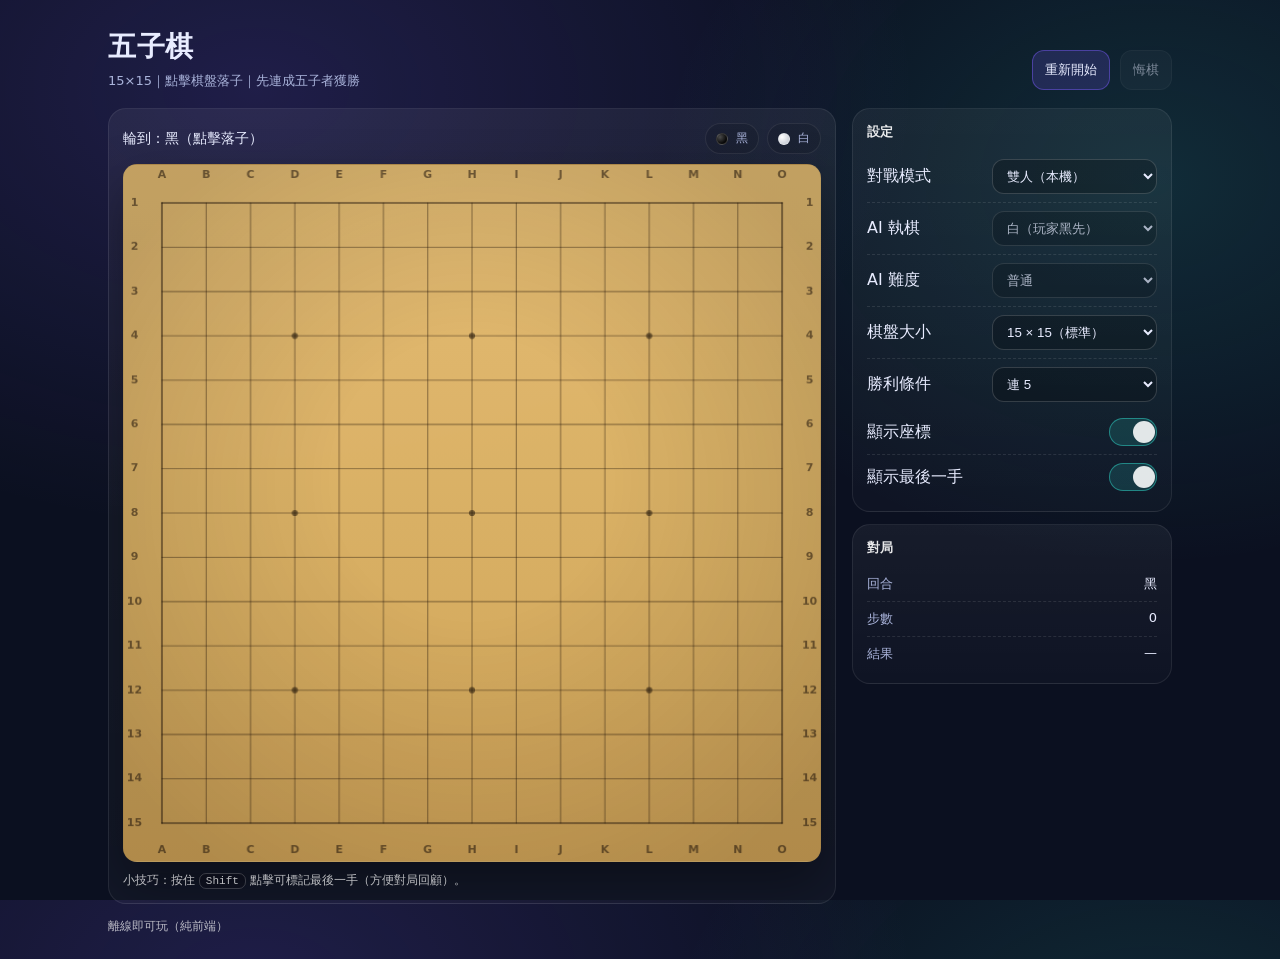
<file: index.html>
<!doctype html>
<html lang="zh-Hant">
  <head>
    <meta charset="UTF-8" />
    <meta name="viewport" content="width=device-width, initial-scale=1.0" />
    <title>五子棋 Gomoku</title>
    <link rel="stylesheet" href="style.css" />
  </head>
  <body>
    <div class="app">
      <header class="header">
        <div>
          <h1>五子棋</h1>
          <div class="sub">15×15｜點擊棋盤落子｜先連成五子者獲勝</div>
        </div>
        <div class="controls">
          <button id="btnRestart" class="btn primary" type="button">重新開始</button>
          <button id="btnUndo" class="btn" type="button">悔棋</button>
        </div>
      </header>

      <main class="main">
        <section class="boardCard">
          <div class="statusRow">
            <div class="status" id="statusText">載入中…</div>
            <div class="legend">
              <span class="chip"><span class="dot black"></span> 黑</span>
              <span class="chip"><span class="dot white"></span> 白</span>
            </div>
          </div>
          <canvas id="board" width="720" height="720" aria-label="五子棋棋盤"></canvas>
          <div class="hint">
            小技巧：按住 <kbd>Shift</kbd> 點擊可標記最後一手（方便對局回顧）。
          </div>
        </section>

        <aside class="side">
          <section class="panel">
            <h2>設定</h2>
            <label class="row">
              <span>對戰模式</span>
              <select id="modeSelect">
                <option value="pvp" selected>雙人（本機）</option>
                <option value="ai">人機對戰</option>
              </select>
            </label>
            <label class="row">
              <span>AI 執棋</span>
              <select id="aiSideSelect">
                <option value="2" selected>白（玩家黑先）</option>
                <option value="1">黑（AI 先手）</option>
              </select>
            </label>
            <label class="row">
              <span>AI 難度</span>
              <select id="aiLevelSelect">
                <option value="easy">簡單</option>
                <option value="normal" selected>普通</option>
              </select>
            </label>
            <label class="row">
              <span>棋盤大小</span>
              <select id="sizeSelect">
                <option value="15" selected>15 × 15（標準）</option>
                <option value="13">13 × 13</option>
                <option value="19">19 × 19</option>
              </select>
            </label>
            <label class="row">
              <span>勝利條件</span>
              <select id="winSelect">
                <option value="5" selected>連 5</option>
                <option value="6">連 6</option>
              </select>
            </label>
            <div class="row">
              <span>顯示座標</span>
              <label class="switch">
                <input id="toggleCoords" type="checkbox" checked />
                <span class="slider"></span>
              </label>
            </div>
            <div class="row">
              <span>顯示最後一手</span>
              <label class="switch">
                <input id="toggleLast" type="checkbox" checked />
                <span class="slider"></span>
              </label>
            </div>
          </section>

          <section class="panel">
            <h2>對局</h2>
            <div class="kv"><div>回合</div><div id="turnText">—</div></div>
            <div class="kv"><div>步數</div><div id="moveText">0</div></div>
            <div class="kv"><div>結果</div><div id="resultText">—</div></div>
          </section>
        </aside>
      </main>

      <footer class="footer">
        <span>離線即可玩（純前端）</span>
      </footer>
    </div>

    <script src="main.js"></script>
  </body>
</html>
</file>
<file: style.css>
:root{
  --bg:#0b1020;
  --card:#111a33;
  --card2:#0f1730;
  --text:#e8ecff;
  --muted:#a9b3da;
  --line:rgba(255,255,255,.08);
  --accent:#7c5cff;
  --accent2:#30d5c8;
}

*{box-sizing:border-box}
html,body{height:100%}
body{
  margin:0;
  font-family: ui-sans-serif, system-ui, -apple-system, "Segoe UI", Roboto, "Noto Sans", "PingFang TC", "Microsoft JhengHei", Arial, sans-serif;
  background: radial-gradient(1200px 800px at 20% 10%, rgba(124,92,255,.18), transparent 55%),
              radial-gradient(900px 700px at 90% 20%, rgba(48,213,200,.14), transparent 55%),
              var(--bg);
  color:var(--text);
}

.app{max-width:1100px;margin:0 auto;padding:28px 18px 24px}
.header{
  display:flex;align-items:flex-end;justify-content:space-between;gap:14px;
  margin-bottom:18px
}
h1{margin:0;font-size:28px;letter-spacing:.5px}
.sub{margin-top:6px;color:var(--muted);font-size:13px}
.controls{display:flex;gap:10px;flex-wrap:wrap}
.btn{
  border:1px solid var(--line);
  background: rgba(255,255,255,.06);
  color:var(--text);
  padding:10px 12px;border-radius:12px;
  cursor:pointer;
  transition: transform .06s ease, background .2s ease, border-color .2s ease;
}
.btn:hover{background: rgba(255,255,255,.09);border-color: rgba(255,255,255,.14)}
.btn:active{transform: translateY(1px)}
.btn.primary{background: rgba(124,92,255,.18);border-color: rgba(124,92,255,.45)}
.btn.primary:hover{background: rgba(124,92,255,.24)}
.btn:disabled{opacity:.5;cursor:not-allowed}

.main{
  display:grid;
  grid-template-columns: 1fr 320px;
  gap:16px;
  align-items:start;
}
@media (max-width: 980px){
  .main{grid-template-columns: 1fr}
}

.boardCard{
  background: linear-gradient(180deg, rgba(255,255,255,.06), rgba(255,255,255,.03));
  border:1px solid var(--line);
  border-radius:18px;
  padding:14px;
  overflow:hidden;
}
.statusRow{
  display:flex;align-items:center;justify-content:space-between;gap:12px;
  margin-bottom:10px;
}
.status{font-size:14px;color:var(--text)}
.legend{display:flex;gap:8px;flex-wrap:wrap}
.chip{
  display:flex;align-items:center;gap:8px;
  padding:6px 10px;border-radius:999px;
  border:1px solid var(--line);
  background: rgba(0,0,0,.10);
  color:var(--muted);
  font-size:12px;
}
.dot{width:12px;height:12px;border-radius:999px;display:inline-block;border:1px solid rgba(255,255,255,.18)}
.dot.black{background: radial-gradient(circle at 30% 30%, #4b4b4b, #0a0a0a 65%)}
.dot.white{background: radial-gradient(circle at 30% 30%, #ffffff, #cfd3da 70%)}

canvas#board{
  width:100%;
  height:auto;
  display:block;
  background: linear-gradient(180deg, rgba(245,202,120,.92), rgba(224,176,92,.92));
  border-radius:14px;
  border:1px solid rgba(0,0,0,.18);
  box-shadow: 0 20px 50px rgba(0,0,0,.35);
  touch-action: manipulation;
}
.hint{
  margin-top:10px;
  color:rgba(255,255,255,.85);
  font-size:12px;
  opacity:.85;
}
kbd{
  border:1px solid rgba(255,255,255,.22);
  background: rgba(0,0,0,.14);
  padding:1px 6px;
  border-radius:7px;
  font-size:11px;
}

.side{display:flex;flex-direction:column;gap:12px}
.panel{
  background: linear-gradient(180deg, rgba(255,255,255,.05), rgba(255,255,255,.02));
  border:1px solid var(--line);
  border-radius:18px;
  padding:14px 14px 12px;
}
.panel h2{
  margin:0 0 10px;
  font-size:13px;
  color:rgba(255,255,255,.9);
  letter-spacing:.4px;
}
.row{
  display:flex;align-items:center;justify-content:space-between;gap:10px;
  padding:8px 0;
  border-top:1px dashed rgba(255,255,255,.10);
}
.row:first-of-type{border-top:0}
select{
  min-width:165px;
  background: rgba(0,0,0,.22);
  border:1px solid rgba(255,255,255,.16);
  color:var(--text);
  padding:8px 10px;border-radius:12px;
  outline:none;
}
select:focus{border-color: rgba(124,92,255,.6); box-shadow: 0 0 0 3px rgba(124,92,255,.18)}

.kv{
  display:flex;justify-content:space-between;gap:10px;
  padding:8px 0;border-top:1px dashed rgba(255,255,255,.10);
  color:var(--muted);
  font-size:13px;
}
.kv:first-of-type{border-top:0}
#turnText,#moveText,#resultText{color:var(--text)}

.switch{position:relative;display:inline-block;width:48px;height:28px}
.switch input{opacity:0;width:0;height:0}
.slider{
  position:absolute;cursor:pointer;inset:0;
  background: rgba(0,0,0,.28);
  border:1px solid rgba(255,255,255,.16);
  transition:.2s;border-radius:999px;
}
.slider:before{
  content:"";
  position:absolute;height:22px;width:22px;left:3px;top:2px;
  background: rgba(255,255,255,.88);
  transition:.2s;border-radius:999px;
}
input:checked + .slider{
  background: rgba(48,213,200,.16);
  border-color: rgba(48,213,200,.5);
}
input:checked + .slider:before{transform: translateX(20px)}

.footer{
  margin-top:14px;
  color: rgba(255,255,255,.7);
  font-size:12px;
}
</file>
